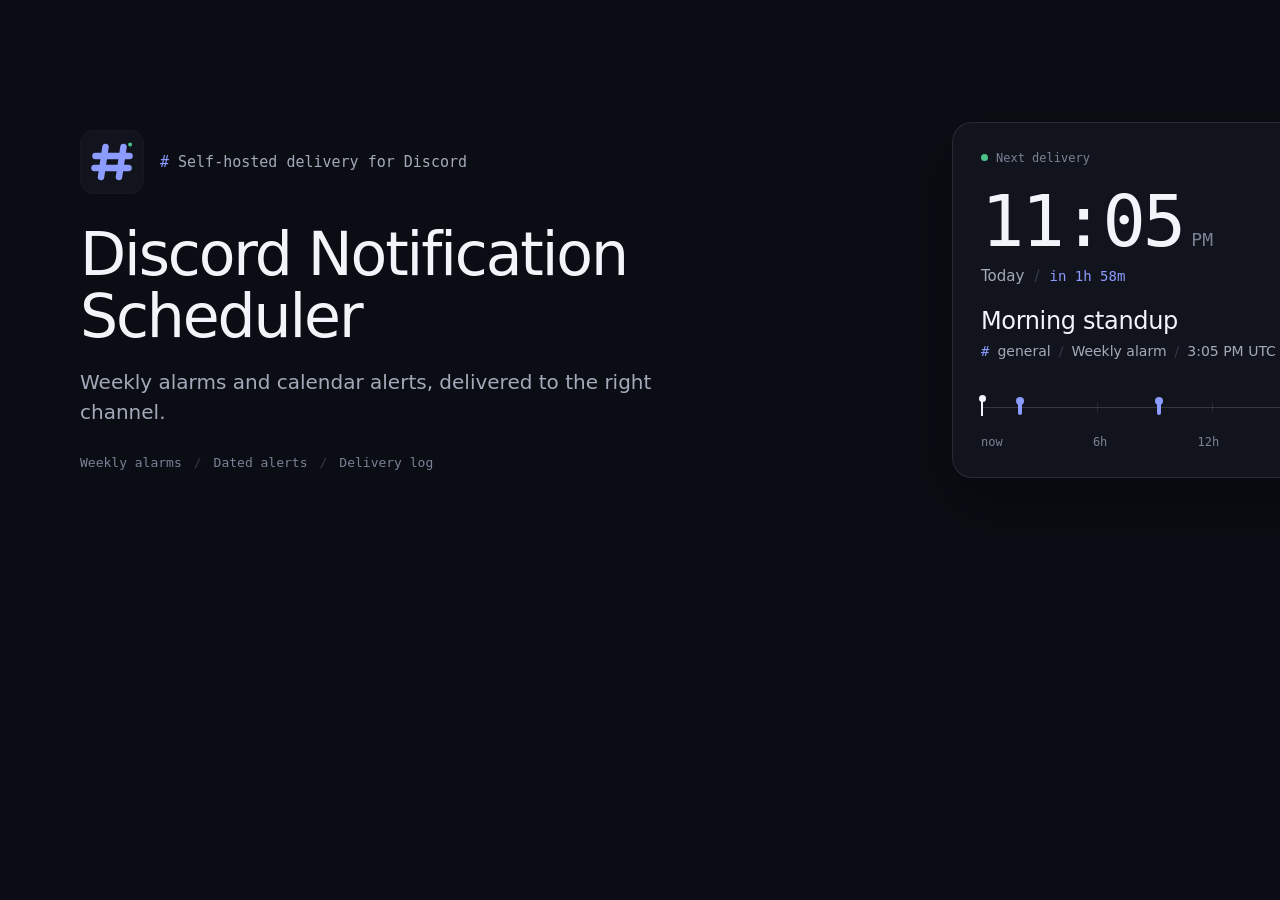
<file: brand/banner.html>
<!DOCTYPE html>
<html lang="en">
<head>
<meta charset="utf-8">
<title>Discord Notification Scheduler — banner</title>
<style>
  * { box-sizing: border-box; margin: 0; padding: 0; }
  html, body { width: 1600px; height: 600px; overflow: hidden; }
  body {
    background: #0B0D14;
    color: #EEF0F5;
    font-family: 'Fira Sans', 'DejaVu Sans', sans-serif;
    -webkit-font-smoothing: antialiased;
  }
  .banner {
    width: 1600px; height: 600px;
    padding: 64px 80px;
    display: grid;
    grid-template-columns: 760px minmax(0, 1fr);
    gap: 64px;
    align-items: stretch;
  }
  .left { display: flex; flex-direction: column; justify-content: center; min-width: 0; }
  .brandline { display: flex; align-items: center; gap: 16px; }
  .mark { width: 64px; height: 64px; display: block; flex-shrink: 0; }
  .eyebrow {
    display: flex; align-items: center; gap: 9px;
    font-family: 'Noto Sans Mono', 'DejaVu Sans Mono', monospace;
    font-size: 15px; color: #A3A9B8;
  }
  .hash { color: #8B9BFF; font-family: 'Noto Sans Mono', 'DejaVu Sans Mono', monospace; }

  h1 {
    margin-top: 30px;
    font-size: 60px;
    line-height: 1.03;
    font-weight: 500;
    letter-spacing: -0.035em;
    color: #F2F4F9;
  }
  h1 span { display: block; }

  .sub {
    max-width: 660px;
    margin-top: 20px;
    font-size: 20px;
    line-height: 1.5;
    font-weight: 400;
    color: #A3A9B8;
  }

  .meta {
    display: flex;
    align-items: center;
    margin-top: 28px;
    font-family: 'Noto Sans Mono', 'DejaVu Sans Mono', monospace;
    font-size: 13px;
    color: #7A8296;
  }
  .meta span + span::before {
    content: '/';
    margin: 0 12px;
    color: #343a49;
  }

  .right { display: flex; align-items: center; justify-content: center; min-width: 0; }
  .card {
    width: 520px;
    padding: 28px;
    border: 1px solid rgba(238, 240, 245, 0.10);
    border-radius: 20px;
    background: #11141C;
    box-shadow: 0 24px 60px rgba(0, 0, 0, 0.35);
  }
  .card-head {
    display: flex; align-items: center; justify-content: space-between; gap: 12px;
    font-family: 'Noto Sans Mono', 'DejaVu Sans Mono', monospace;
    font-size: 12px; color: #7A8296;
  }
  .card-head > span:first-child { display: flex; align-items: center; gap: 8px; }
  .live { width: 7px; height: 7px; border-radius: 50%; background: #4CC38A; display: inline-block; }

  .time {
    margin-top: 22px;
    font-family: 'Noto Sans Mono', 'DejaVu Sans Mono', monospace;
    font-size: 72px;
    line-height: 0.95;
    letter-spacing: -0.04em;
    color: #F2F4F9;
    font-variant-numeric: tabular-nums;
  }
  .time span { margin-left: 8px; font-size: 18px; letter-spacing: 0; color: #7A8296; }

  .when { display: flex; align-items: center; gap: 10px; margin-top: 12px; font-size: 15px; color: #A3A9B8; }
  .when .count { font-family: 'Noto Sans Mono', 'DejaVu Sans Mono', monospace; font-size: 14px; color: #8B9BFF; }

  .name { margin-top: 22px; font-size: 24px; font-weight: 500; letter-spacing: -0.015em; color: #F2F4F9; }
  .channel { display: flex; align-items: center; gap: 8px; margin-top: 8px; font-size: 14px; color: #A3A9B8; }
  .sep { color: #343a49; }

  .track { position: relative; height: 44px; margin-top: 26px; }
  .line { position: absolute; left: 0; right: 0; top: 22px; height: 1px; background: rgba(238, 240, 245, 0.16); }
  .tick { position: absolute; top: 18px; width: 1px; height: 9px; background: rgba(238, 240, 245, 0.10); }
  .t1 { left: 25%; } .t2 { left: 50%; } .t3 { left: 75%; }
  .now { position: absolute; left: 0; top: 14px; width: 2px; height: 17px; background: #F2F4F9; }
  .now::before {
    content: ''; position: absolute; top: -4px; left: -2px;
    width: 7px; height: 7px; border-radius: 50%; background: #F2F4F9;
  }
  .pin { position: absolute; top: 15px; width: 4px; height: 15px; border-radius: 2px; background: #8B9BFF; }
  .pin::before {
    content: ''; position: absolute; top: -3px; left: 50%; transform: translateX(-50%);
    width: 8px; height: 8px; border-radius: 50%; background: inherit;
  }
  .p1 { left: 8%; } .p2 { left: 38%; } .p3 { left: 86%; }
  .pin.calendar { background: #4CC38A; }

  .labels {
    display: flex; justify-content: space-between;
    margin-top: 6px;
    font-family: 'Noto Sans Mono', 'DejaVu Sans Mono', monospace;
    font-size: 12px; color: #7A8296;
  }
</style>
</head>
<body>
  <div class="banner">
    <div class="left">
      <div class="brandline">
        <svg class="mark" viewBox="0 0 512 512" aria-hidden="true">
          <rect width="512" height="512" rx="116" fill="#11141C"/>
          <rect x="1" y="1" width="510" height="510" rx="115" fill="none" stroke="#EEF0F5" stroke-opacity="0.12" stroke-width="2"/>
          <g fill="none" stroke="#8B9BFF" stroke-width="52" stroke-linecap="round">
            <path d="M204 136 L168 376"/>
            <path d="M348 136 L312 376"/>
            <path d="M124 208 L396 208"/>
            <path d="M116 304 L388 304"/>
          </g>
          <circle cx="401" cy="116" r="21" fill="#4CC38A"/>
          <circle cx="401" cy="116" r="21" fill="none" stroke="#11141C" stroke-width="10"/>
        </svg>
        <div class="eyebrow"><span class="hash">#</span> Self-hosted delivery for Discord</div>
      </div>

      <h1><span>Discord Notification</span><span>Scheduler</span></h1>

      <p class="sub">Weekly alarms and calendar alerts, delivered to the right channel.</p>

      <div class="meta">
        <span>Weekly alarms</span><span>Dated alerts</span><span>Delivery log</span>
      </div>
    </div>

    <div class="right">
      <div class="card">
        <div class="card-head">
          <span><span class="live"></span>Next delivery</span>
          <span>Your next 24 hours</span>
        </div>

        <div class="time">11:05<span>PM</span></div>
        <div class="when">Today <span class="sep">/</span> <span class="count">in 1h 58m</span></div>

        <div class="name">Morning standup</div>
        <div class="channel"><span class="hash">#</span>general <span class="sep">/</span> Weekly alarm <span class="sep">/</span> 3:05 PM UTC</div>

        <div class="track">
          <span class="line"></span>
          <span class="tick t1"></span><span class="tick t2"></span><span class="tick t3"></span>
          <span class="now"></span>
          <span class="pin p1"></span><span class="pin p2"></span><span class="pin p3 calendar"></span>
        </div>
        <div class="labels"><span>now</span><span>6h</span><span>12h</span><span>18h</span><span>24h</span></div>
      </div>
    </div>
  </div>
</body>
</html>
</file>
